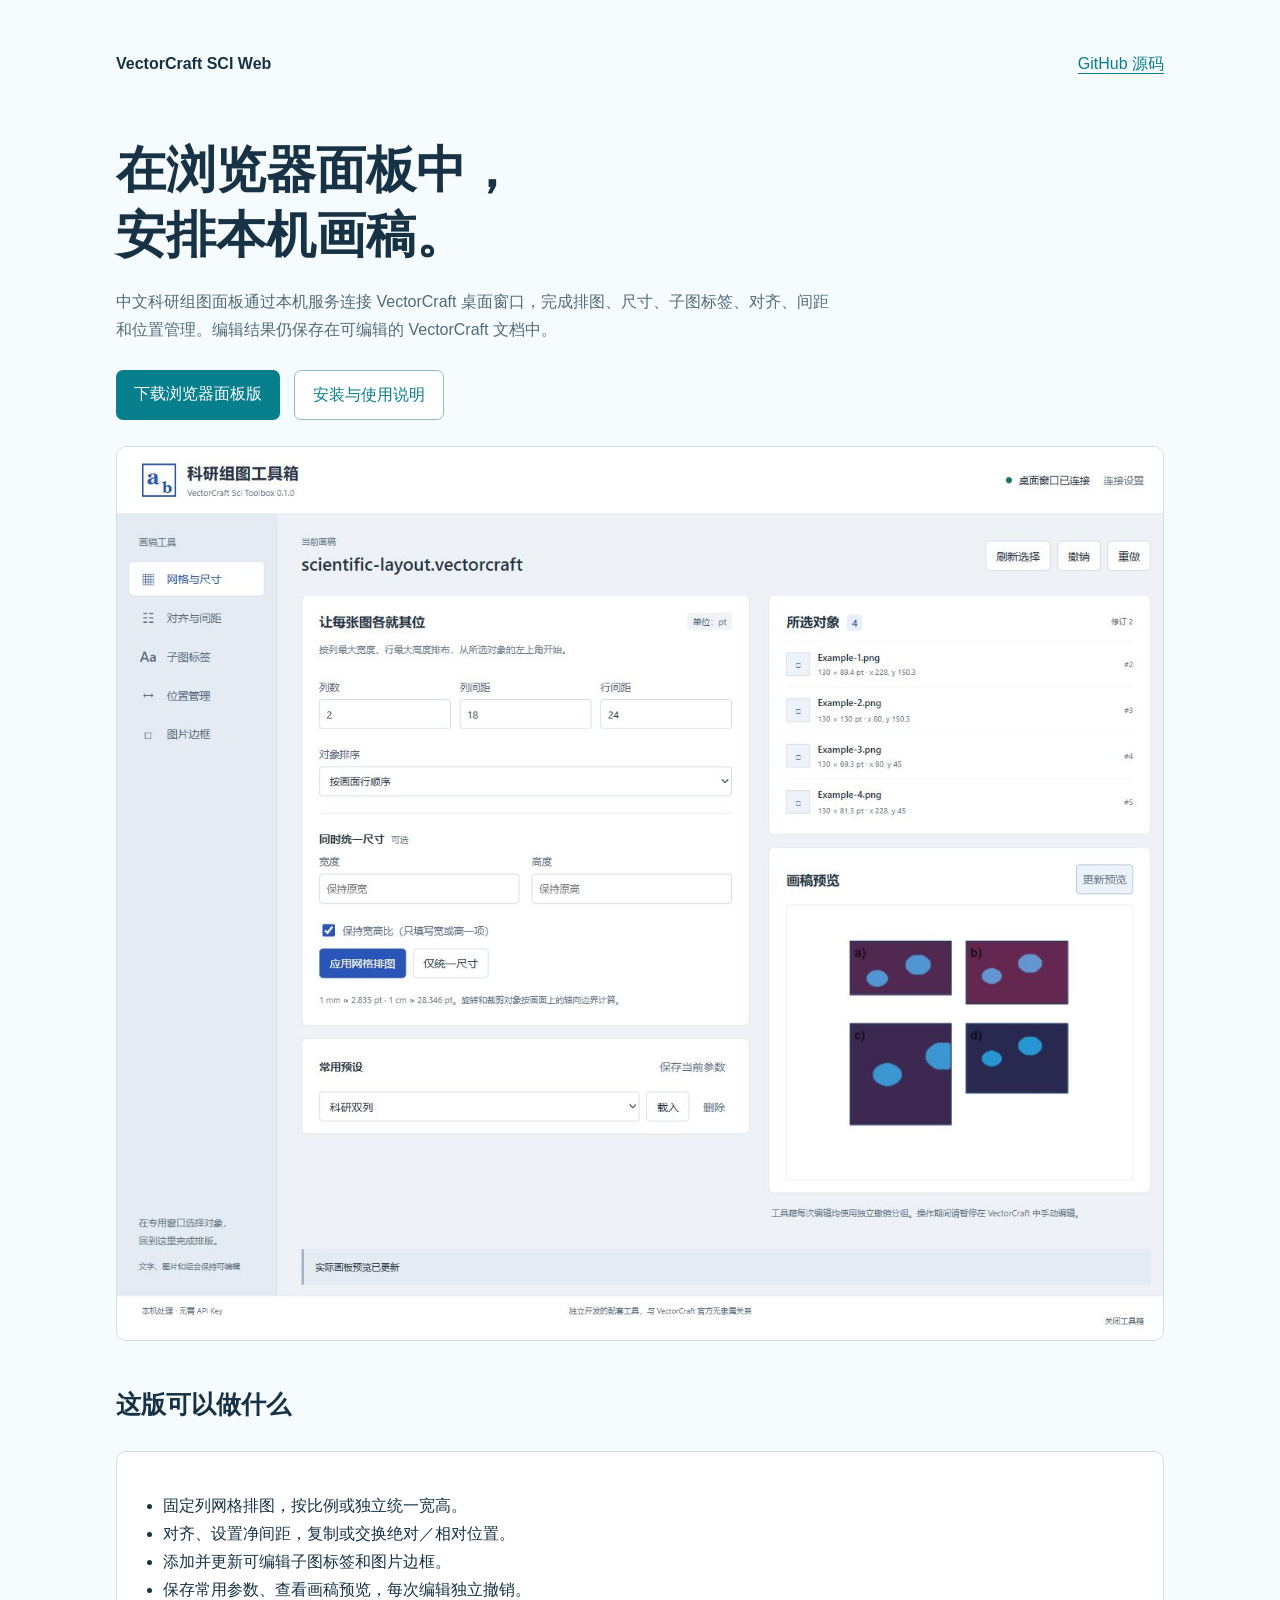
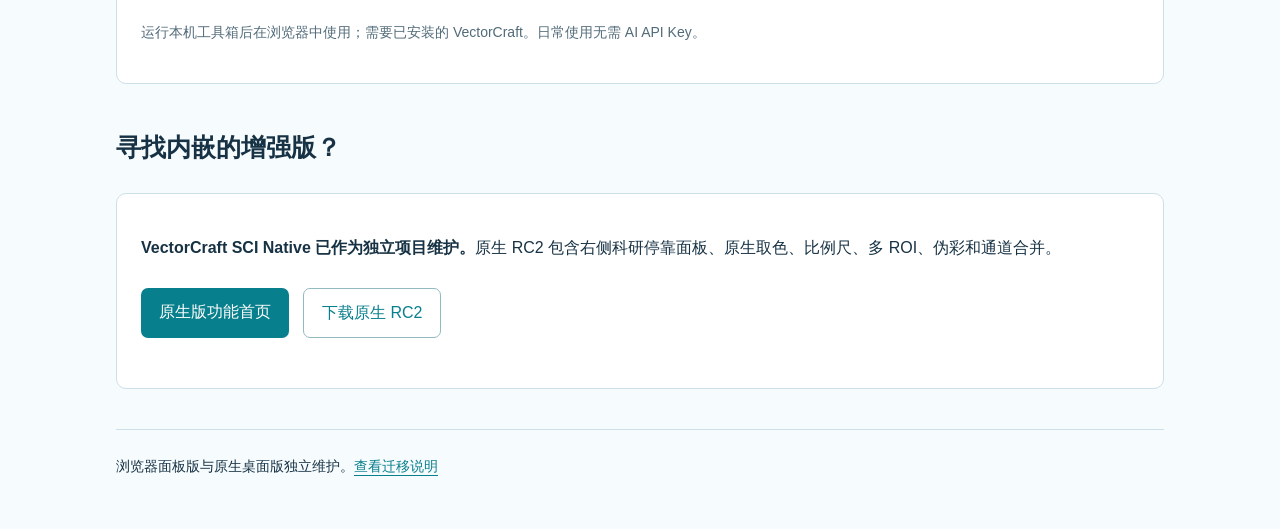
<file: docs/index.html>
<!doctype html><html lang="zh-CN"><head><meta charset="utf-8"><meta name="viewport" content="width=device-width,initial-scale=1"><title>VectorCraft SCI Web · 浏览器组图面板</title><meta name="description" content="通过本机服务连接VectorCraft的浏览器科研组图面板。原生版为独立项目。"><style>*{box-sizing:border-box}body{margin:0;color:#173244;background:#f6fbfd;font:16px/1.75 Segoe UI,Microsoft YaHei,sans-serif}main{max-width:1100px;margin:auto;padding:50px 26px}header{display:flex;justify-content:space-between;gap:20px;flex-wrap:wrap}a{color:#087f8c;text-underline-offset:4px}h1{font-size:clamp(32px,5vw,50px);line-height:1.3;margin:60px 0 20px}h2{font-size:25px;margin-top:42px}.lead{max-width:720px;color:#526b79}.actions{display:flex;gap:14px;flex-wrap:wrap;margin:26px 0}.button{background:#087f8c;color:white;padding:10px 18px;border-radius:7px;text-decoration:none}.secondary{background:white;color:#087f8c;border:1px solid #92bac1}img{max-width:100%;display:block;border:1px solid #cddfe8;border-radius:10px}section{background:white;border:1px solid #cddfe8;border-radius:10px;padding:24px;margin:24px 0}ul{padding-left:22px}.note{font-size:14px;color:#526b79}footer{border-top:1px solid #cddfe8;padding-top:24px;margin-top:40px;font-size:14px}@media(max-width:600px){main{padding:25px 18px}h1{margin-top:38px}section{padding:18px}}a:focus-visible{outline:3px solid #087f8c;outline-offset:4px}</style></head><body><main><header><strong>VectorCraft SCI Web</strong><a href="https://github.com/Qingmin666/vectorcraft-sci-toolbox">GitHub 源码</a></header><h1>在浏览器面板中，<br>安排本机画稿。</h1><p class="lead">中文科研组图面板通过本机服务连接 VectorCraft 桌面窗口，完成排图、尺寸、子图标签、对齐、间距和位置管理。编辑结果仍保存在可编辑的 VectorCraft 文档中。</p><div class="actions"><a class="button" href="https://github.com/Qingmin666/vectorcraft-sci-toolbox/releases/latest">下载浏览器面板版</a><a class="button secondary" href="https://github.com/Qingmin666/vectorcraft-sci-toolbox#readme">安装与使用说明</a></div><img src="panel-desktop.png" alt="浏览器科研面板与VectorCraft桌面窗口的实际截图"><h2>这版可以做什么</h2><section><ul><li>固定列网格排图，按比例或独立统一宽高。</li><li>对齐、设置净间距，复制或交换绝对／相对位置。</li><li>添加并更新可编辑子图标签和图片边框。</li><li>保存常用参数、查看画稿预览，每次编辑独立撤销。</li></ul><p class="note">运行本机工具箱后在浏览器中使用；需要已安装的 VectorCraft。日常使用无需 AI API Key。</p></section><h2>寻找内嵌的增强版？</h2><section><p><strong>VectorCraft SCI Native 已作为独立项目维护。</strong>原生 RC2 包含右侧科研停靠面板、原生取色、比例尺、多 ROI、伪彩和通道合并。</p><div class="actions"><a class="button" href="https://qingmin666.github.io/vectorcraft-sci-native/">原生版功能首页</a><a class="button secondary" href="https://github.com/Qingmin666/vectorcraft-sci-native/releases/latest">下载原生 RC2</a></div></section><footer>浏览器面板版与原生桌面版独立维护。<a href="https://github.com/Qingmin666/vectorcraft-sci-toolbox/blob/main/MIGRATION.md">查看迁移说明</a></footer></main></body></html>
</file>
